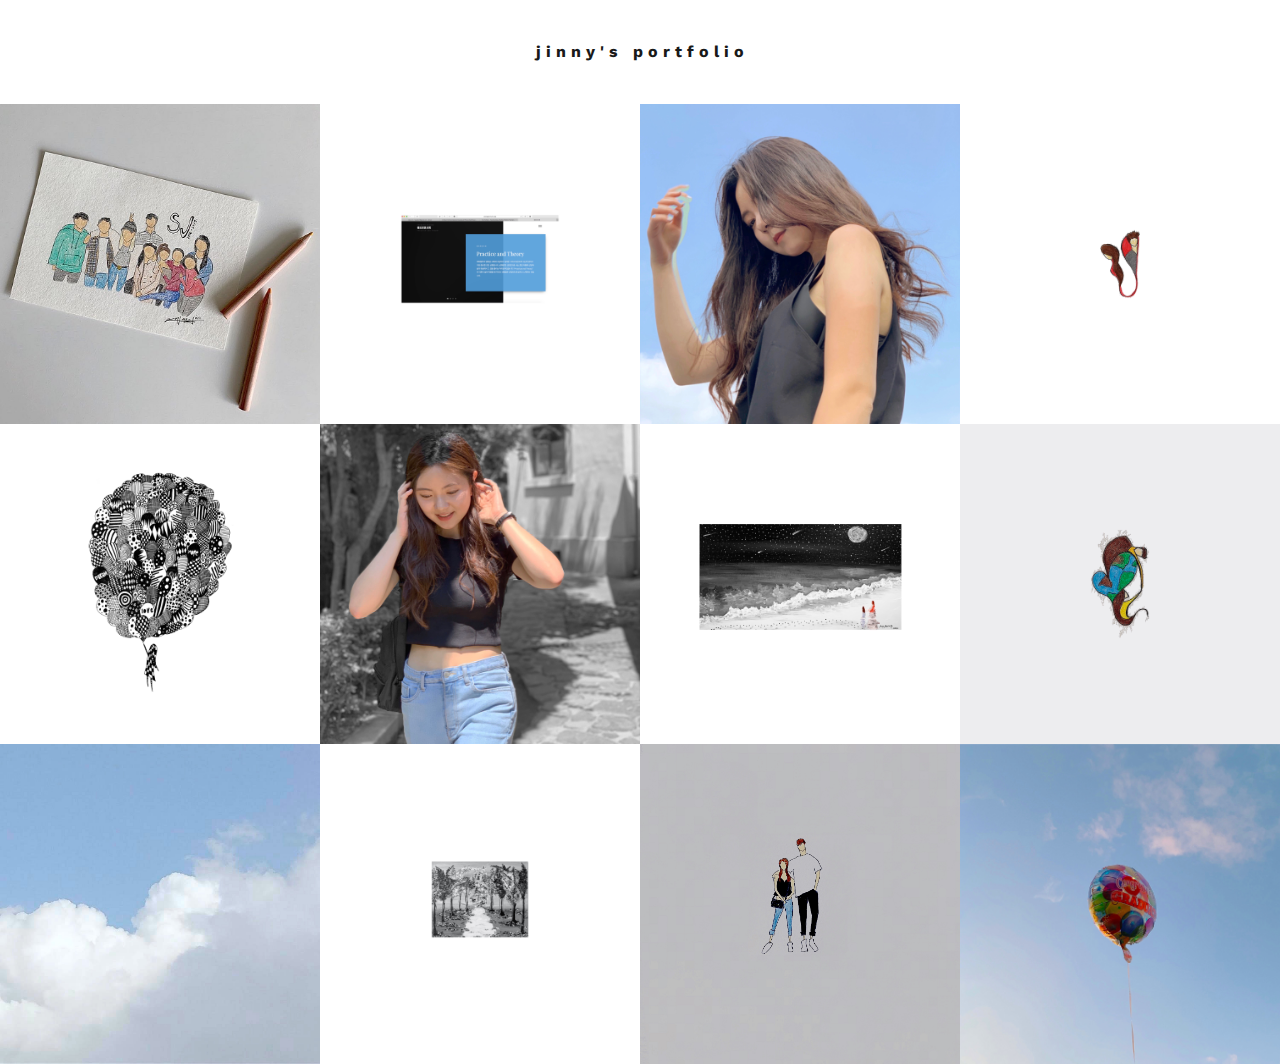
<file: index.html>
<!DOCTYPE html>
<html lang="en">
<head>
    <title>jinny's portfolio</title>

    <!-- Required meta tags -->
    <meta charset="utf-8">
    <meta name="viewport" content="width=device-width, initial-scale=1, shrink-to-fit=no">

    <!-- Bootstrap CSS -->
    <link rel="stylesheet" href="css/bootstrap.min.css">

    <!-- FontAwesome CSS -->
    <link rel="stylesheet" href="css/font-awesome.min.css">

    <!-- Styles -->
    <link rel="stylesheet" href="style.css">
</head>
<body>

<div class="nav-bar-sep d-lg-none"></div>

<div class="outer-container home-page">
    <br><p><center><b>j i n n y ' s &nbsp; p o r t f o l i o</b></center></p><br>
    <div class="container-fluid">
        <div class="row">
            <div class="col-12 col-md-6 col-lg-3 no-padding">
                <div class="portfolio-content">
                    <figure>
                        <img src="images/soonmovement.JPG" alt="">
                    </figure>

                    <div class="entry-content flex flex-column align-items-center justify-content-center">
                        <h3><a href="blog.html"><font size="4">social media coordinator</font></a></h3>
                        <ul class="flex flex-wrap justify-content-center">
                            <li><a href="blog.html">click to read more!</a></li>
                        </ul>
                    </div><!-- .entry-content -->
                </div><!-- .portfolio-content -->
            </div><!-- .col -->

            <div class="col-12 col-md-6 col-lg-3 no-padding">
                <div class="portfolio-content">
                    <figure>
                        <img src="images/website.JPG" alt="">
                    </figure>

                    <div class="entry-content flex flex-column align-items-center justify-content-center">
                        <h3><a href="blog.html"><font size="4">web manager</font></a></h3>
                        <ul class="flex flex-wrap justify-content-center">
                            <li><a href="blog.html">click to read more!</a></li>
                        </ul>
                    </div><!-- .entry-content -->
                </div><!-- .portfolio-content -->
            </div><!-- .col -->

            <div class="col-12 col-md-6 col-lg-3 no-padding">
                <div class="portfolio-content">
                    <figure>
                        <img src="images/croppedportrait.JPG" alt="">
                    </figure>

                    <div class="entry-content flex flex-column align-items-center justify-content-center">
                        <h3><a href="blog.html"><font size="4">photography</font></a></h3>
                        <ul class="flex flex-wrap justify-content-center">
                            <li><a href="blog.html">click to read more!</a></li>
                        </ul>
                    </div><!-- .entry-content -->
                </div><!-- .portfolio-content -->
            </div><!-- .col -->

            <div class="col-12 col-md-6 col-lg-3 no-padding">
                <div class="portfolio-content">
                    <figure>
                        <img src="images/halfheart.JPG" alt="">
                    </figure>

                    <div class="entry-content flex flex-column align-items-center justify-content-center">
                        <h3><a href="blog.html"><font size="4">design</font></a></h3>
                        <ul class="flex flex-wrap justify-content-center">
                            <li><a href="blog.html">click to read more!</a></li>
                        </ul>
                    </div><!-- .entry-content -->
                </div><!-- .portfolio-content -->
            </div><!-- .col -->

            <div class="col-12 col-md-6 col-lg-3 no-padding">
                <div class="portfolio-content">
                    <figure>
                        <img src="images/balloon.JPG" alt="">
                    </figure>

                   <div class="entry-content flex flex-column align-items-center justify-content-center">
                        <h3><a href="blog.html"><font size="4">design</font></a></h3>
                        <ul class="flex flex-wrap justify-content-center">
                            <li><a href="blog.html">click to read more!</a></li>
                        </ul>
                    </div><!-- .entry-content -->
                </div><!-- .portfolio-content -->
            </div><!-- .col -->

            <div class="col-12 col-md-6 col-lg-3 no-padding">
                <div class="portfolio-content">
                    <figure>
                        <img src="images/croppedgunsan.JPG" alt="">
                    </figure>

                   <div class="entry-content flex flex-column align-items-center justify-content-center">
                        <h3><a href="blog.html"><font size="4">photography</font></a></h3>
                        <ul class="flex flex-wrap justify-content-center">
                            <li><a href="blog.html">click to read more!</a></li>
                        </ul>
                    </div><!-- .entry-content -->
                </div><!-- .portfolio-content -->
            </div><!-- .col -->

            <div class="col-12 col-md-6 col-lg-3 no-padding">
                <div class="portfolio-content">
                    <figure>
                        <img src="images/jesus.JPG" alt="">
                    </figure>

                    <div class="entry-content flex flex-column align-items-center justify-content-center">
                        <h3><a href="blog.html"><font size="4">painting</font></a></h3>
                        <ul class="flex flex-wrap justify-content-center">
                            <li><a href="blog.html">click to read more!</a></li>
                        </ul>
                    </div><!-- .entry-content -->
                </div><!-- .portfolio-content -->
            </div><!-- .col -->

            <div class="col-12 col-md-6 col-lg-3 no-padding">
                <div class="portfolio-content">
                    <figure>
                        <img src="images/world.JPG" alt="">
                    </figure>

                   <div class="entry-content flex flex-column align-items-center justify-content-center">
                        <h3><a href="blog.html"><font size="4">design</font></a></h3>
                        <ul class="flex flex-wrap justify-content-center">
                            <li><a href="blog.html">click to read more!</a></li>
                        </ul>
                    </div><!-- .entry-content -->
                </div><!-- .portfolio-content -->
            </div><!-- .col -->

            <div class="col-12 col-md-6 col-lg-3 no-padding">
                <div class="portfolio-content">
                    <figure>
                        <img src="images/clouds.JPG" alt="">
                    </figure>

                    <div class="entry-content flex flex-column align-items-center justify-content-center">
                        <h3><a href="blog.html"><font size="4">photography</font></a></h3>
                        <ul class="flex flex-wrap justify-content-center">
                            <li><a href="blog.html">click to read more!</a></li>
                        </ul>
                    </div><!-- .entry-content -->
                </div><!-- .portfolio-content -->
            </div><!-- .col -->

            <div class="col-12 col-md-6 col-lg-3 no-padding">
                <div class="portfolio-content">
                    <figure>
                        <img src="images/painting.JPG" alt="">
                    </figure>

                   <div class="entry-content flex flex-column align-items-center justify-content-center">
                        <h3><a href="blog.html"><font size="4">painting</font></a></h3>
                        <ul class="flex flex-wrap justify-content-center">
                            <li><a href="blog.html">click to read more!</a></li>
                        </ul>
                    </div><!-- .entry-content -->
                </div><!-- .portfolio-content -->
            </div><!-- .col -->

            <div class="col-12 col-md-6 col-lg-3 no-padding">
                <div class="portfolio-content">
                    <figure>
                        <img src="images/couple.JPG" alt="">
                    </figure>

                    <div class="entry-content flex flex-column align-items-center justify-content-center">
                        <h3><a href="blog.html"><font size="4">design</font></a></h3>
                        <ul class="flex flex-wrap justify-content-center">
                            <li><a href="blog.html">click to read more!</a></li>
                        </ul>
                    </div><!-- .entry-content -->
                </div><!-- .portfolio-content -->
            </div><!-- .col -->

            <div class="col-12 col-md-6 col-lg-3 no-padding">
                <div class="portfolio-content">
                    <figure>
                        <img src="images/grad.JPG" alt="">
                    </figure>

                    <div class="entry-content flex flex-column align-items-center justify-content-center">
                        <h3><a href="blog.html"><font size="4">photography</font></a></h3>
                        <ul class="flex flex-wrap justify-content-center">
                            <li><a href="blog.html">click to read more!</a></li>
                        </ul>
                    </div><!-- .entry-content -->
                </div><!-- .portfolio-content -->
            </div><!-- .col -->
        </div><!-- .row -->
    </div><!-- .container-fluid -->
</div><!-- .outer-container -->


<script type='text/javascript' src='js/jquery.js'></script>
<script type='text/javascript' src='js/custom.js'></script>

</body>
</html>
</file>
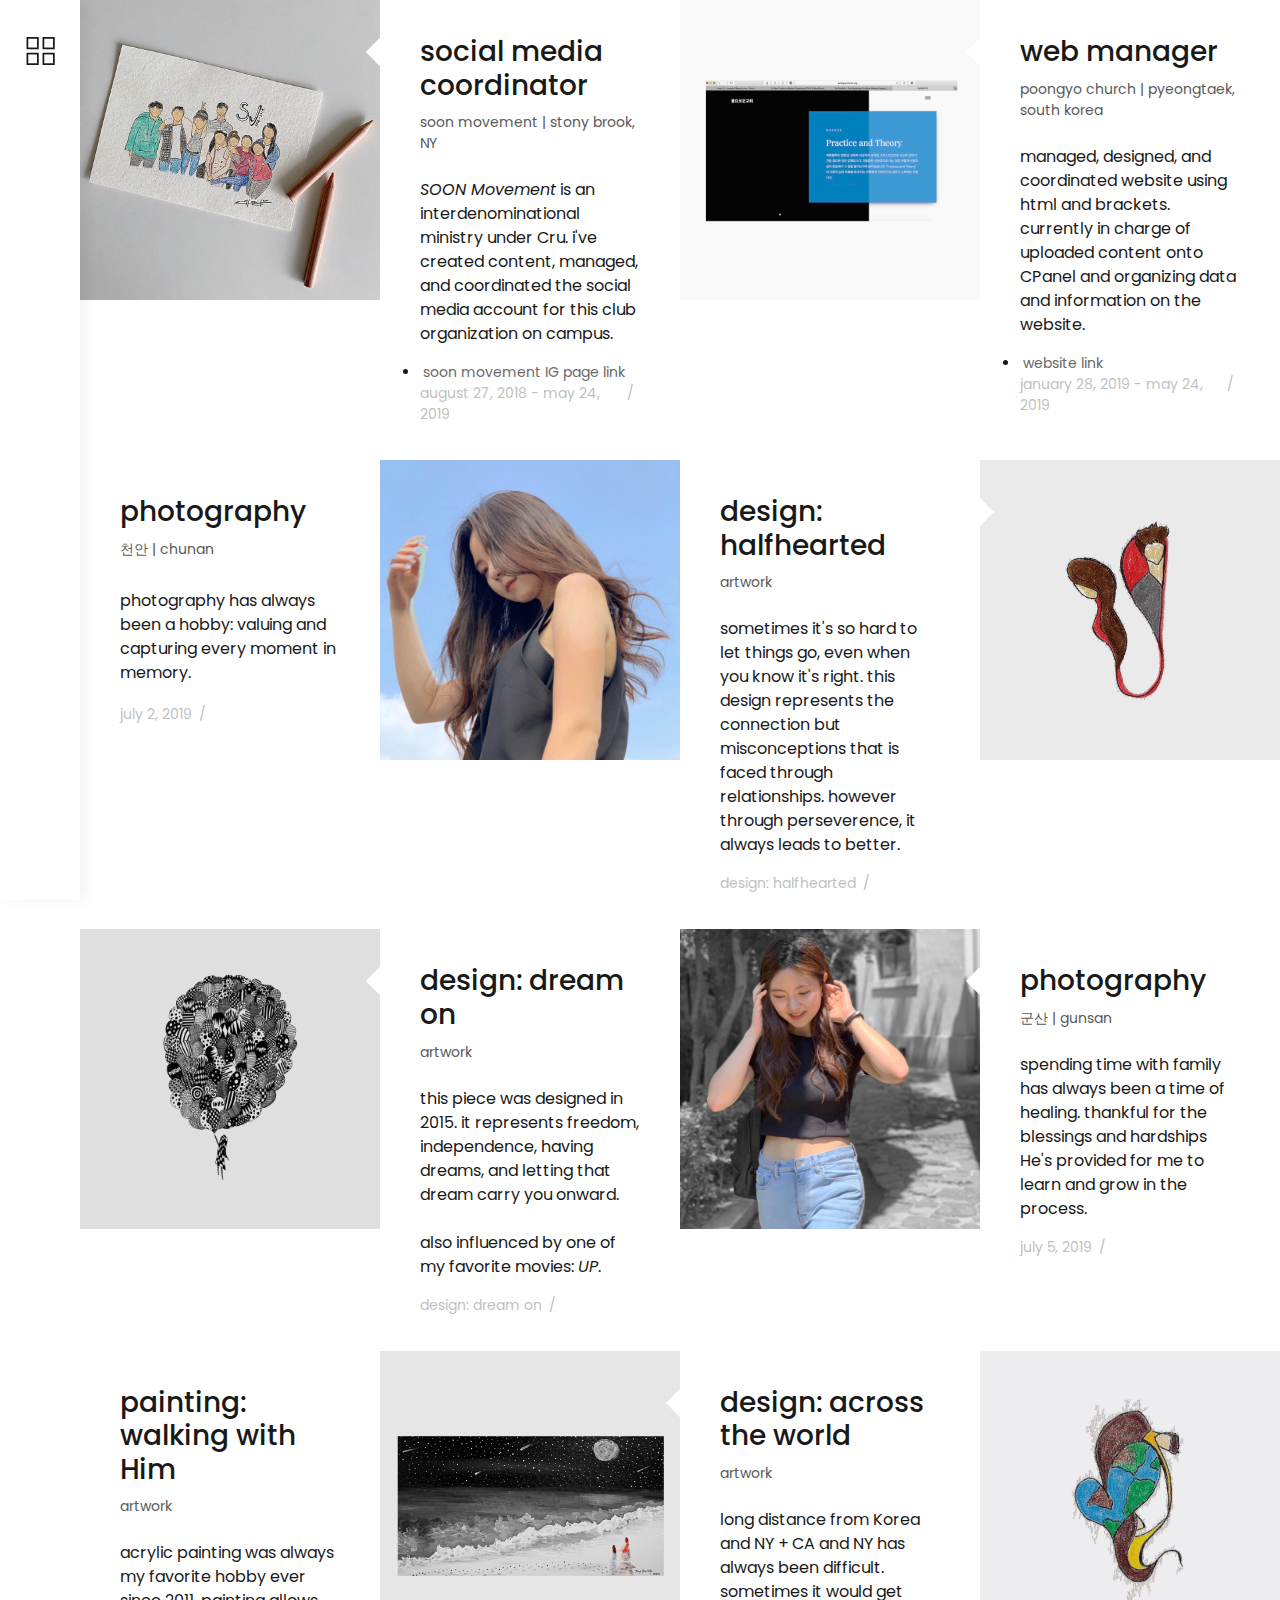
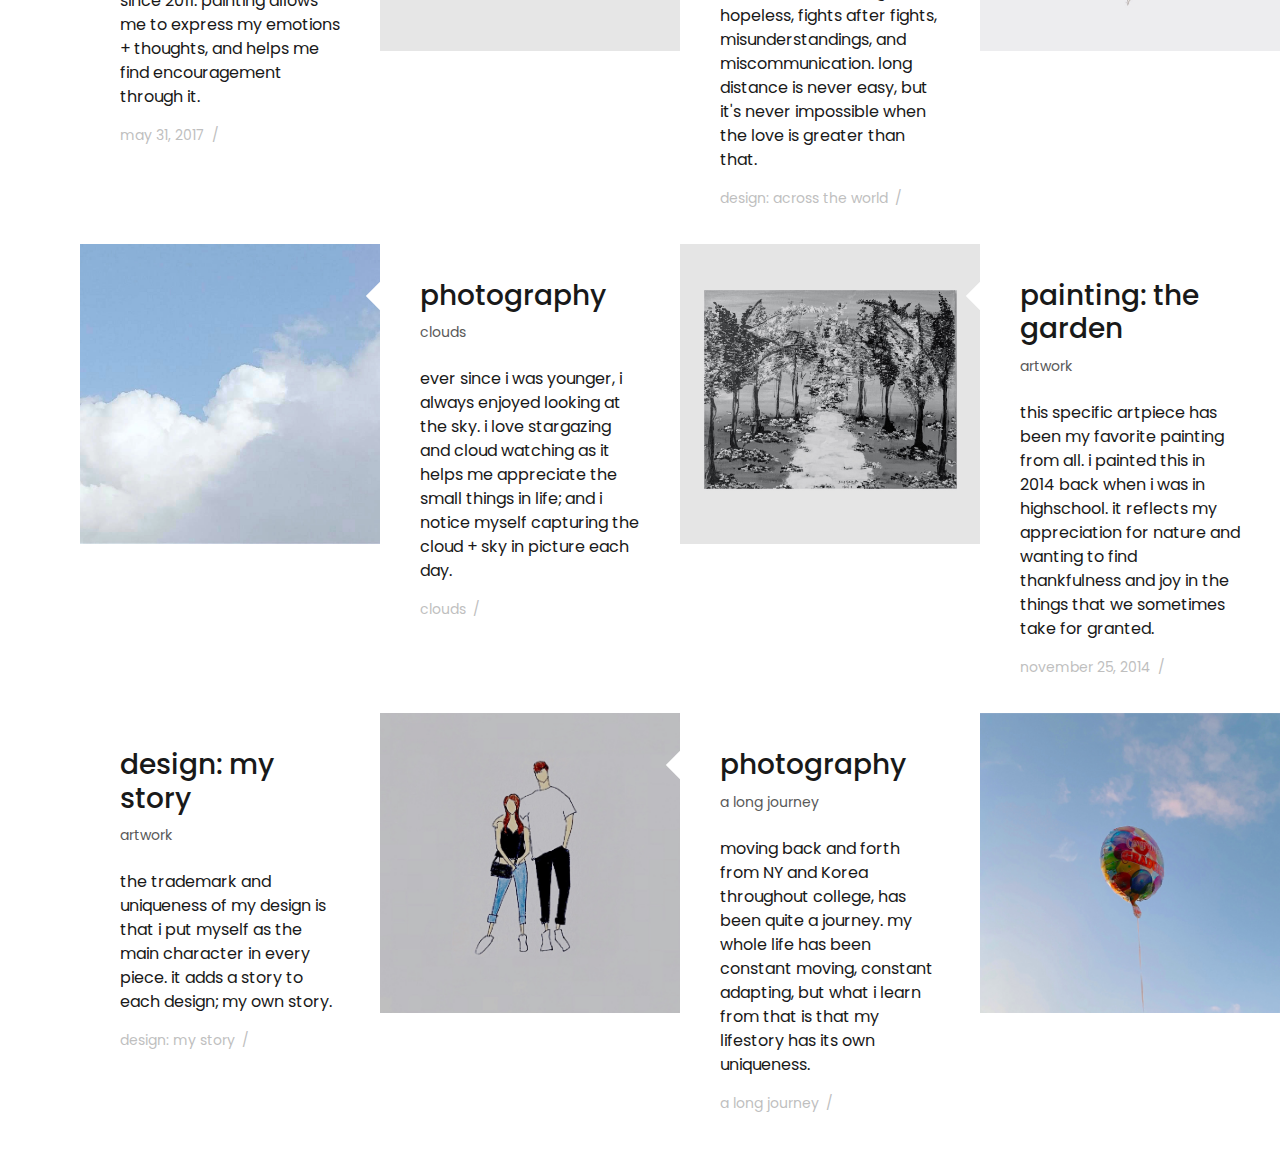
<file: blog.html>
<!DOCTYPE html>
<html lang="en">
<head>
    <title>jinny's portfolio</title>

    <!-- Required meta tags -->
    <meta charset="utf-8">
    <meta name="viewport" content="width=device-width, initial-scale=1, shrink-to-fit=no">

    <!-- Bootstrap CSS -->
    <link rel="stylesheet" href="css/bootstrap.min.css">

    <!-- FontAwesome CSS -->
    <link rel="stylesheet" href="css/font-awesome.min.css">

    <!-- Styles -->
    <link rel="stylesheet" href="style.css">
</head>
<body>
    
    <header class="site-header">
    <div class="site-branding">
        <h1 class="site-title"><a href="index.html" rel="home"><img src="images/portfolio-icon.png" alt="Logo"></a></h1>
    </div><!-- .site-branding -->

    <div class="hamburger-menu">
    </div><!-- .hamburger-menu -->
</header><!-- .site-header -->

<div class="nav-bar-sep d-lg-none"></div>

<div class="outer-container blog-page">
    <div class="container-fluid">
        <div class="row">
            <div class="col-12 col-xl-6 no-padding">
                <div class="blog-content flex">
                    <figure>
                    <img src="images/soonmovement.JPG" alt=""></figure>

                    <div class="entry-content flex flex-column justify-content-between align-items-start">
                        <header>
                            <h3>social media coordinator</h3>
                            <div class="posted-by">soon movement | stony brook, NY</div>
                        </header>
                        <br>
                        <p><i>SOON Movement</i> is an interdenominational ministry under Cru. i've created content, managed, and coordinated the social media account for this club organization on campus.</p>
                        <footer class="flex flex-wrap align-items-center">
                            <li><a href="https://www.instagram.com/sbu_soonmvt/">soon movement IG page link</a></li>
                            <div class="posted-on">august 27, 2018 - may 24, 2019</div>

                            <ul class="flex flex-wrap align-items-center">
                            </ul>
                        </footer>
                    </div><!-- .entry-content -->
                </div><!-- .blog-content -->
            </div><!-- .col -->

            <div class="col-12 col-xl-6 no-padding">
                <div class="blog-content flex">
                    <figure>
                    <img src="images/website1.JPG" alt="">
                    </figure>

                    <div class="entry-content flex flex-column justify-content-between align-items-start">
                        <header>
                            <h3>web manager</h3>

                            <div class="posted-by">poongyo church | pyeongtaek, south korea</div>
                        </header>
                        <br>
                        <p>managed, designed, and coordinated website using html and brackets. currently in charge of uploaded content onto CPanel and organizing data and information on the website.</p>
                        <footer class="flex flex-wrap align-items-center">
                            <li><a href="http://poongyochurch.org">website link</a></li>
                            <div class="posted-on">january 28, 2019 - may 24, 2019</div>

                            <ul class="flex flex-wrap align-items-center">
                            </ul>
                        </footer>
                    </div><!-- .entry-content -->
                </div><!-- .blog-content -->
            </div><!-- .col -->

            <div class="col-12 col-xl-6 no-padding">
                <div class="blog-content flex flex-xl-row-reverse">
                    <figure>
                        <img src="images/croppedportrait.JPG" alt="">
                    </figure>

                    <div class="entry-content flex flex-column justify-content-between align-items-start">
                        <header>
                            <h3>photography</h3>

                            <div class="posted-by">천안 | chunan</div>
                        </header>
                        <br>
                        <p>photography has always been a hobby: valuing and capturing every moment in memory.</p>
                        <footer class="flex flex-wrap align-items-center">
                            <div class="posted-on">july 2, 2019</div>

                            <ul class="flex flex-wrap align-items-center">
                               
                            </ul>
                        </footer>
                    </div><!-- .entry-content -->
                </div><!-- .blog-content -->
            </div><!-- .col -->

            <div class="col-12 col-xl-6 no-padding">
                <div class="blog-content flex flex-row-reverse">
                    <figure>
                        <img src="images/halfheart1.JPG" alt="">
                    </figure>

                    <div class="entry-content flex flex-column justify-content-between align-items-start">
                        <header>
                            <h3>design: halfhearted</h3>

                            <div class="posted-by">artwork</div>
                        </header>
                        <br>
                        <p>sometimes it's so hard to let things go, even when you know it's right. this design represents the connection but misconceptions that is faced through relationships. however through perseverence, it always leads to better.</p>
                        <footer class="flex flex-wrap align-items-center">
                            <div class="posted-on">design: halfhearted</div>

                            <ul class="flex flex-wrap align-items-center">
                            </ul>
                        </footer>
                    </div><!-- .entry-content -->
                </div><!-- .blog-content -->
            </div><!-- .col -->

            <div class="col-12 col-xl-6 no-padding">
                <div class="blog-content flex">
                    <figure>
                        <img src="images/balloon1.JPG" alt="">
                    </figure>

                    <div class="entry-content flex flex-column justify-content-between align-items-start">
                        <header>
                            <h3>design: dream on</h3>

                            <div class="posted-by">artwork</div>
                        </header>
                        <br>
                        <p>this piece was designed in 2015. it represents freedom, independence, having dreams, and letting that dream carry you onward.<br><br> also influenced by one of my favorite movies: <i>UP</i>.</p>
                        <footer class="flex flex-wrap align-items-center">
                            <div class="posted-on">design: dream on</div>

                            <ul class="flex flex-wrap align-items-center">
                            </ul>
                        </footer>
                    </div><!-- .entry-content -->
                </div><!-- .blog-content -->
            </div><!-- .col -->

            <div class="col-12 col-xl-6 no-padding">
                <div class="blog-content flex">
                    <figure>
                        <img src="images/croppedgunsan.JPG" alt="">
                    </figure>

                    <div class="entry-content flex flex-column justify-content-between align-items-start">
                        <header>
                            <h3>photography</h3>

                            <div class="posted-by">군산 | gunsan</div>
                        </header>
                        <br>
                        <p>spending time with family has always been a time of healing. thankful for the blessings and hardships He's provided for me to learn and grow in the process.</p>
                        <footer class="flex flex-wrap align-items-center">
                            <div class="posted-on">july 5, 2019</div>

                            <ul class="flex flex-wrap align-items-center">
                            </ul>
                        </footer>
                    </div><!-- .entry-content -->
                </div><!-- .blog-content -->
            </div><!-- .col -->
            
            <div class="col-12 col-xl-6 no-padding">
                <div class="blog-content flex flex-xl-row-reverse">
                    <figure>
                        <img src="images/jesus1.JPG" alt="">
                    </figure>

                    <div class="entry-content flex flex-column justify-content-between align-items-start">
                        <header>
                            <h3>painting: walking with Him</h3>

                            <div class="posted-by">artwork</div>
                        </header>
                        <br>
                        <p>acrylic painting was always my favorite hobby ever since 2011. painting allows me to express my emotions + thoughts, and helps me find encouragement through it.</p>
                        <footer class="flex flex-wrap align-items-center">
                            <div class="posted-on">may 31, 2017</div>

                            <ul class="flex flex-wrap align-items-center">
                            </ul>
                        </footer>
                    </div><!-- .entry-content -->
                </div><!-- .blog-content -->
            </div><!-- .col -->
            
            <div class="col-12 col-xl-6 no-padding">
                <div class="blog-content flex flex-xl-row-reverse">
                    <figure>
                        <img src="images/world1.JPG" alt="">
                    </figure>

                    <div class="entry-content flex flex-column justify-content-between align-items-start">
                        <header>
                            <h3>design: across the world</h3>

                            <div class="posted-by">artwork</div>
                        </header>
                        <br>
                        <p>long distance from Korea and NY + CA and NY has always been difficult. sometimes it would get hopeless, fights after fights, misunderstandings, and miscommunication. long distance is never easy, but it's never impossible when the love is greater than that.</p>
                        <footer class="flex flex-wrap align-items-center">
                            <div class="posted-on">design: across the world</div>

                            <ul class="flex flex-wrap align-items-center">
                            </ul>
                        </footer>
                    </div><!-- .entry-content -->
                </div><!-- .blog-content -->
            </div><!-- .col -->
            
            <div class="col-12 col-xl-6 no-padding">
                <div class="blog-content flex">
                    <figure>
                        <img src="images/clouds.JPG" alt="">
                    </figure>

                    <div class="entry-content flex flex-column justify-content-between align-items-start">
                        <header>
                            <h3>photography</h3>

                            <div class="posted-by">clouds</div>
                        </header>
                        <br>
                        <p>ever since i was younger, i always enjoyed looking at the sky. i love stargazing and cloud watching as it helps me appreciate the small things in life; and i notice myself capturing the cloud + sky in picture each day. </p>

                        <footer class="flex flex-wrap align-items-center">
                            <div class="posted-on">clouds</div>

                            <ul class="flex flex-wrap align-items-center">
                            </ul>
                        </footer>
                    </div><!-- .entry-content -->
                </div><!-- .blog-content -->
            </div><!-- .col -->
            
            <div class="col-12 col-xl-6 no-padding">
                <div class="blog-content flex">
                    <figure>
                        <img src="images/painting1.JPG" alt="">
                    </figure>

                    <div class="entry-content flex flex-column justify-content-between align-items-start">
                        <header>
                            <h3>painting: the garden</h3>

                            <div class="posted-by">artwork</div>
                        </header>
                        <br>
                        <p>this specific artpiece has been my favorite painting from all. i painted this in 2014 back when i was in highschool. it reflects my appreciation for nature and wanting to find thankfulness and joy in the things that we sometimes take for granted. </p>

                        <footer class="flex flex-wrap align-items-center">
                            <div class="posted-on">november 25, 2014</div>

                            <ul class="flex flex-wrap align-items-center">
                            </ul>
                        </footer>
                    </div><!-- .entry-content -->
                </div><!-- .blog-content -->
            </div><!-- .col -->
            
            <div class="col-12 col-xl-6 no-padding">
                <div class="blog-content flex flex-xl-row-reverse">
                    <figure>
                        <img src="images/couple1.JPG" alt="">
                    </figure>

                    <div class="entry-content flex flex-column justify-content-between align-items-start">
                        <header>
                            <h3>design: my story</h3>

                            <div class="posted-by">artwork</div>
                        </header>
                        <br>
                        <p>the trademark and uniqueness of my design is that i put myself as the main character in every piece. it adds a story to each design; my own story.</p>

                        <footer class="flex flex-wrap align-items-center">
                            <div class="posted-on">design: my story</div>

                            <ul class="flex flex-wrap align-items-center">
                            </ul>
                        </footer>
                    </div><!-- .entry-content -->
                </div><!-- .blog-content -->
            </div><!-- .col -->
            
            <div class="col-12 col-xl-6 no-padding">
                <div class="blog-content flex flex-xl-row-reverse">
                    <figure>
                        <img src="images/grad.JPG" alt="">
                    </figure>

                    <div class="entry-content flex flex-column justify-content-between align-items-start">
                        <header>
                            <h3>photography</h3>

                            <div class="posted-by">a long journey</div>
                        </header>
                        <br>
                        <p>moving back and forth from NY and Korea throughout college, has been quite a journey. my whole life has been constant moving, constant adapting, but what i learn from that is that my lifestory has its own uniqueness. </p>

                        <footer class="flex flex-wrap align-items-center">
                            <div class="posted-on">a long journey</div>

                            <ul class="flex flex-wrap align-items-center">
                            </ul>
                        </footer>
                    </div><!-- .entry-content -->
                </div><!-- .blog-content -->
            </div><!-- .col -->
        </div><!-- .row -->
    </div><!-- .container-fluid -->
</div><!-- .outer-container -->

<script type='text/javascript' src='js/jquery.js'></script>
<script type='text/javascript' src='js/custom.js'></script>

</body>
</html>
</file>
<file: style.css>
@import url('https://fonts.googleapis.com/css?family=Poppins:300,400,500,600,700|Work+Sans:300,400,500,600,700');

body {
    color: #191919;
    font-family: 'Work Sans', sans-serif;
}

img {
    vertical-align: baseline;
}

/*--------------------------------------------------------------
# Links
--------------------------------------------------------------*/
a {
    color: royalblue;
}

a:visited {
    color: purple;
}

a:hover, a:focus, a:active {
    color: midnightblue;
}

a:focus {
    outline: thin dotted;
}

a:hover, a:active {
    outline: 0;
    list-style: none;
}

/*--------------------------------------------------------------
# Helper Utilities
--------------------------------------------------------------*/
.flex {
    display: flex;
}

/*--------------------------------------------------------------
# Outer Container
--------------------------------------------------------------*/
@media screen and (min-width: 992px) {
    .outer-container {
        padding-left: 80px;
    }
}

@media screen and (min-width: 768px) {
    .no-padding {
        padding: 0;
    }
}

/*--------------------------------------------------------------
# Header
--------------------------------------------------------------*/
/*
# Site Branding
--------------------------------*/
.site-branding {
    transition: all .5s;
}

.site-title {
    margin: 0;
    text-align: center;
}

.site-navigation .site-title a {
    display: block;
}

/*
  Hamburger Menu
----------------------------------------*/
.hamburger-menu .menu-icon,
.hamburger-menu .menu-close-icon {
    width: 44px;
    height: 44px;
    text-align: center;
    cursor: pointer;
    transition: all 0.5s;
}

.hamburger-menu.close .menu-icon {
    visibility: hidden;
    opacity: 0;
}

.menu-close-icon {
    visibility: hidden;
    opacity: 0;
}

.hamburger-menu.close .menu-close-icon {
    visibility: visible;
    opacity: 1;
}

.hamburger-menu img {
    display: block;
    margin: 0 auto;
}

/*
# Site Navigation
--------------------------------*/
.site-navigation {
    transition: all .5s;
}

/*
# Main Menu
--------------------------------*/
.main-menu {
    padding: 15px 30px;
    margin: 0;
}

.main-menu li {
    display: block;
    padding: 12px 0;
    font-size: 30px;
    font-weight: 500;
    border-bottom: 1px solid #ebebeb;
}

.main-menu li:nth-last-of-type(1) {
    border-bottom: 0;
}

.main-menu li a {
    display: block;
    color: #a6a6a6;
    text-decoration: none;
    transition: all 0.35s;
}

.main-menu li a:hover,
.main-menu li.current-menu-item a {
    color: #f0437e;
}

/*
# Social Profiles
--------------------------------*/
.social-profiles ul {
    padding: 10px 0 34px 0;
    margin: 0;
}

.social-profiles ul li {
    display: block;
    padding: 0 18px;
    font-size: 1.5rem;
}

.social-profiles ul li a {
    color: #191919;
    transition: all 0.35s;
}

.social-profiles ul li a:hover {
    color: #f0437e;
}

.nav-bar-sep {
    height: 78px;
}

@media screen and (max-width: 992px) {
    .site-header {
        position: fixed;
        top: 0;
        left: 0;
        z-index: 999;
        width: 100%;
        padding: 15px 30px;
        background: #fff;
        box-shadow: 0 12px 24px rgba(0,0,0,.09);
    }

    .site-header,
    .hamburger-menu {
        display: flex;
        justify-content: space-between;
        align-items: center;
    }

    .hamburger-menu {
        flex-flow: column;
    }

    .hamburger-menu .menu-icon, .hamburger-menu .menu-close-icon {
        position: absolute;
        top: 26px;
        right: 24px;
    }

    .main-menu li {
        position: relative;
    }

    .main-menu li::after {
        content: '';
        position: absolute;
        top: 11px;
        right: 0;
        font-family: 'FontAwesome', serif;
    }

    .main-menu li:hover::after,
    .main-menu li.current-menu-item::after {
        color: #f0437e;
    }

    .site-navigation {
        position: absolute;
        top: 78px;
        left: 0;
        z-index: 99;
        width: 100%;
        height: 500px;
        background: #fff;
        box-shadow: 0 12px 24px rgba(0,0,0,.09);
        visibility: hidden;
        opacity: 0;
        transition: all 0.35s;
    }

    .site-navigation.show {
        visibility: visible;
        opacity: 1;
    }

    .social-profiles ul {
        padding: 80px 15px 30px;
        margin: 0;
    }
}

@media screen and (min-width: 992px) {
    .site-header,
    .site-navigation {
        position: fixed;
        top: 0;
        left: 0;
        z-index: 999;
        width: 80px;
        height: 100vh;
        padding: 0 15px;
        box-shadow: 6px 0 12px rgba(0,0,0,.05);
    }

    .site-navigation {
        background: #f7f7f7;
    }

    .site-navigation.show {
        left: 80px;
    }

    .site-header {
        background: #fff;
    }

    .site-header.no-shadow {
        box-shadow: none;
    }

    .site-header .site-branding.hide {
        visibility: hidden;
        opacity: 0;
    }

    .site-title {
        padding: 28px 0 10px 0;
    }

    .hamburger-menu .menu-icon,
    .hamburger-menu .menu-close-icon {
        position: absolute;
        top: calc(50vh - 22px);
        left: 15px;
        width: calc(100% - 30px);
        padding: 10px 0;
    }

    .site-navigation {
        left: -250px;
        z-index: 99;
        width: 250px;
        padding: 0;
        box-shadow: 16px 0 42px rgba(0,0,0,.09);
    }

    .main-menu {
        height: calc(100vh - 160px);
        padding: 0;
    }

    .main-menu li {
        border-bottom: 0;
        text-align: center;
    }

    .social-profiles ul li {
        font-size: 1.125rem;
    }
}

/*--------------------------------------------------------------
# Scroll Down
--------------------------------------------------------------*/
.scroll-down {
    position: absolute;
    bottom: 0;
    left: 50%;
    z-index: 99;
    width: 120px;
    height: 100px;
    margin-left: -20px;
    cursor: pointer;
}

.arrow-down {
    width: 32px;
    height: 32px;
    margin: 0 auto;
    border-radius: 50%;
    background: #fff;
}

.scroll-text {
    margin-top: 5px;
    margin-bottom: 15px;
    font-size: 14px;
    font-weight: 600;
}

/*--------------------------------------------------------------
# Portfolio
--------------------------------------------------------------*/
.portfolio-page .scroll-down {
    margin-left: -60px;
}

.portfolio-content {
    position: relative;
    margin-bottom: 30px;
}

.home-page {
    padding-top: 0px;
}

.home-page .portfolio-content {
    margin-bottom: 15px;
}

.portfolio-content figure {
    margin: 0;
}

.portfolio-content figure img {
    display: block;
    width: 100%;
    height: auto;
    min-height: 100%;
}

.portfolio-content .entry-content {
    position: absolute;
    top: 0;
    left: 0;
    width: 100%;
    height: 100%;
    background: rgba(255,255,255,.9);
    font-family: 'Poppins', sans-serif;
    text-align: center;
    visibility: hidden;
    opacity: 0;
    transition: all 0.35s;
}

.portfolio-content:hover .entry-content {
    visibility: visible;
    opacity: 1;
}

.portfolio-content h3 {
    margin-bottom: 0;
    font-family: 'Poppins', sans-serif;
    font-size: 1.5rem;
    font-weight: 500;
}

.home-page .portfolio-content h3 {
    font-size: 2.25rem;
}

.portfolio-content h3 a {
    color: #191919;
    text-decoration: none;
}

.portfolio-content ul {
    padding: 0;
    margin: 10px 0 0;
    list-style: none;
}

.portfolio-content li {
    margin: 0 3px;
}

.portfolio-content li a {
    font-size: 0.875rem;
    color: #a6a6a6;
}

@media screen and (min-width: 768px) {
    .home-page {
        padding: 0;
    }

    .home-page .portfolio-content {
        margin-bottom: 0;
    }
}

/*--------------------------------------------------------------
# Breadcrumbs
--------------------------------------------------------------*/
.breadcrumbs {
    padding: 48px 0;
    margin: 0;
    color: #a6a6a6;
    list-style: none;
    font-family: 'Poppins', sans-serif;
}

.breadcrumbs li {
    position: relative;
    color: #a6a6a6;
    padding: 0 12px;
}

.breadcrumbs li:nth-of-type(1) {
    padding-left: 0;
}

.breadcrumbs li::after {
    content: '/';
    position: absolute;
    top: 0;
    right: -6px;
    width: 10px;
}


.breadcrumbs li:nth-last-of-type(1)::after {
    display: none;
}

.breadcrumbs li a {
    color: #191919;
    text-decoration: none;
}

/*--------------------------------------------------------------
# Single Portfolio
--------------------------------------------------------------*/
.single-portfolio {
    padding-top: 15px;
    padding-bottom: 70px;
}

.single-portfolio figure img {
    max-width: 100%;
}

.single-portfolio .content-area h1 {
    margin-top: 20px;
    font-size: 2.25rem;
    font-family: 'Poppins', sans-serif;
}

.single-portfolio .content-area .entry-content {
    margin-top: 20px;
    font-family: 'Poppins', sans-serif;
    line-height: 1.6;
    color: #595959;
}

/*
# Post Share
--------------------------------*/
.single-portfolio .post-share {
    margin-top: 32px;
}

.single-portfolio .post-share label {
    margin-right: 32px;
    text-transform: capitalize;
    font-family: 'Poppins', sans-serif;
}

.single-portfolio .post-share ul {
    padding: 0;
    margin: 0;
    list-style: none;
}

.single-portfolio .post-share ul li {
    width: 48px;
    height: 48px;
    margin-right: 10px;
    margin-bottom: 10px;
    border-radius: 50%;
    font-size: 18px;
    line-height: 1;
    color: #fff;
}

.single-portfolio .post-share ul li a {
    display: flex;
    justify-content: center;
    align-items: center;
    width: 100%;
    height: 100%;
    color: #fff;
    text-decoration: none;
}

.single-portfolio .post-share ul li.fb {
    background: #4b6cd0;
}

.single-portfolio .post-share ul li.gp {
    background: #f03b3b;
}

.single-portfolio .post-share ul li.in {
    background: #bb8950;
}

.single-portfolio .post-share ul li.tw {
    background: #49a7f3;
}

/*
# Post Sidebar
--------------------------------*/
.single-portfolio .entry-meta {
    margin-top: 24px;
    font-family: 'Poppins', sans-serif;
}

.single-portfolio .entry-meta label {
    display: block;
    line-height: 1.3;
    text-transform: uppercase;
}

.single-portfolio .date-format,
.single-portfolio .post-category,
.single-portfolio .posted-tags {
    display: block;
    margin-bottom: 26px;
}

.single-portfolio .posted-tags span,
.single-portfolio .entry-meta a {
    color: #bfbfbf;
}

/*
# Post Nav
--------------------------------*/
.post-nav {
    margin: 36px 0 0;
}

.post-nav ul {
    padding: 0;
    margin: 0;
    list-style: none;
}

@media screen and (min-width: 576px) {
    .single-portfolio {
        padding-top: 45px;
    }
}

@media screen and (min-width: 992px) {
    .single-portfolio {
        padding-top: 90px;
    }
}

@media screen and (min-width: 1200px) {
    .single-portfolio {
        padding-top: 115px;
    }
}

/*--------------------------------------------------------------
# Blog
--------------------------------------------------------------*/
.blog-page {
    font-family: 'Poppins', sans-serif;
}

.blog-page .blog-content figure,
.blog-page .blog-content .entry-content {
    width: 50%;
}

.blog-page .blog-content figure {
    margin: 0;
    overflow: hidden;
}

.blog-page .blog-content figure img {
    display: block;
    width: 100%;
    height: auto;
}

.blog-page .blog-content .entry-content {
    padding: 25px;
}

.blog-page .blog-content {
    transition: all .35s;
}

.blog-page .blog-content:hover {
    background: #696969;
}

.blog-page .blog-content header {
    width: 100%;
}

.blog-page .blog-content .entry-content h3 {
    position: relative;
}

.blog-page .blog-content .entry-content h3::before {
    content: '';
    position: absolute;
    top: 7px;
    left: -35px ;
    z-index: 99;
    width: 20px;
    height: 20px;
    transform: rotate(45deg);
    background: #fff;
}

.blog-page .blog-content .entry-content h3 a {
    color: #191919;
    font-size: 1.125rem;
    font-weight: 500;
}

.blog-page .blog-content .posted-by {
    margin-top: 10px;
    color: #595959;
    font-size: 0.875rem;
}

.blog-page .blog-content .posted-on {
    position: relative;
    margin-right: 20px;
    color: #bfbfbf;
    font-size: 0.875rem;
}

.blog-page .blog-content .posted-on::after {
    content: '/';
    position: absolute;
    top: 0;
    right: -14px;
}

.blog-page .blog-content footer ul {
    padding: 0;
    margin: 0;
    list-style: none;
}

.blog-page .blog-content footer li {
    padding: 0 3px;
    font-size: 0.875rem;
}

.blog-page .blog-content footer li a {
    color: #696969;
}

.blog-page .blog-content:hover .entry-content h3 a,
.blog-page .blog-content:hover .posted-by,
.blog-page .blog-content:hover .posted-on,
.blog-page .blog-content:hover footer li a {
    color: #fff;
}

@media screen and (max-width: 1200px) {
    .blog-page .col-12:nth-of-type(even) .blog-content {
        flex-flow: row-reverse !important;
    }

    .blog-page .col-12:nth-of-type(even) .blog-content .entry-content h3::before {
        right: -50px;
        left: auto;
    }
}

@media screen and (max-width: 768px) {
    .blog-page .col-12:nth-of-type(even) .blog-content .entry-content h3::before {
        right: -35px;
    }

    .blog-page .blog-content .entry-content h3 {
        line-height: 1;
    }
}

@media screen and (min-width: 576px) {
    .blog-page .blog-content .entry-content h3 a {
        font-size: 1.5rem;
    }
}

@media screen and (min-width: 768px) {
    .blog-page {
        padding-top: 0;
    }

    .blog-page .blog-content .entry-content {
        padding: 35px 40px;
    }

    .blog-page .blog-content .entry-content h3::before {
        left: -50px ;
    }
}

@media screen and (min-width: 1200px) {
    .blog-page .blog-content.flex-row-reverse .entry-content h3::before {
        right: -50px;
        left: auto;
    }
}

/*--------------------------------------------------------------
# Single Blog Page
--------------------------------------------------------------*/
.single-post,
.single-page {
    padding-bottom: 70px;
    font-family: 'Poppins', sans-serif;
}

/*
# Featured Image
--------------------------------*/
.single-post .featured-img figure,
.single-page .featured-img figure {
    margin: 0;
}

.single-post .featured-img figure img,
.single-page .featured-img figure img {
    width: 100%;
}

/*
# Content Area
--------------------------------*/
.single-post .content-area,
.single-page .content-area {
    margin-top: 50px;
}

.single-post .entry-header .post-meta,
.single-page .entry-header .post-meta {
    text-transform: uppercase;
    font-size: 0.6875rem;
}

.single-post .entry-header .post-meta a,
.single-page .entry-header .post-meta a {
    display: inline-block;
    margin-right: 6px;
    color: #f0437e;
}

.single-post .content-area h1,
.single-page .content-area h1 {
    margin-top: 10px;
    font-size: 2.25rem;
    font-weight: 400;
}

.single-post .entry-header .byline,
.single-page .entry-header .byline {
    display: block;
    margin-top: 14px;
    margin-bottom: 24px;
    font-size: 0.875rem;
    color: #bfbfbf;
}

.single-post .entry-header .byline .author a,
.single-page .entry-header .byline .author a {
    color: #191919;
}

.single-post .content-area .entry-content p,
.single-page .content-area .entry-content p {
    margin-bottom: 0.75rem;
    color: #595959;
}

/*
# Comments
--------------------------------*/
.post-comments {
    margin-top: 40px;
    padding-top: 52px;
    padding-bottom: 40px;
    border-top: 1px solid #ebebeb;
    border-bottom: 1px solid #ebebeb;
}

.comments-title,
.comment-reply-title {
    margin-bottom: 0;
    font-size: 1.5rem;
    font-weight: 400;
}

.post-comments .comment-list {
    padding: 0;
    margin: 0;
    list-style: none
}

.post-comments .comment-author-avatar {
    float: left;
    width: 70px;
    height: 70px;
    margin-top: 48px;
    margin-right: 22px;
    margin-bottom: 0;
    border-radius: 50%;
    overflow: hidden;
}

.post-comments .comment-author-avatar img {
    width: 100%;
    height: auto;
}

.post-comments .comment-wrap {
    float: right;
    width: calc(100% - 92px);
    margin-top: 44px;
}

.post-comments .comment-author .fn a {
    font-size: 1.125rem;
    color: #191919;
}

.post-comments .comment-author .comment-meta a {
    font-size: 0.875rem;
    color: #b7b7b7;
}

.post-comments p {
    margin-top: 5px;
    color: #595959;
}

.post-comments .reply {
    margin-top: 24px;
}

.post-comments .reply a {
    display: inline-block;
    padding: 8px 15px;
    margin-right: 10px;
    border: 1px solid #d2d2d4;
    border-radius: 2px;
    font-size: 0.75rem;
    font-weight: 600;
    line-height: 1;
    color: #404040;
    text-transform: uppercase;
    text-decoration: none;
    letter-spacing: 1px;
    transition: all 0.35s;
}

.post-comments .reply a:hover {
    border-color: transparent;
    color: #fff;
    background: #f0437e;
}

.comment-list ol.children {
    padding: 0;
    margin-left: 92px;
    list-style: none;
}

.post-comments ol.children .comment-author-avatar {
    margin-top: 40px;
    margin-right: 22px;
}

.post-comments ol.children .comment-wrap {
    margin-top: 36px;
    width: calc(100% - 92px);
}

/*
# Comment Form
--------------------------------*/
.comments-form {
    margin-top: 52px;
}

.comment-reply-title {
    margin-bottom: 16px;
}

.comment-form input[type="text"],
.comment-form input[type="email"],
.comment-form input[type="url"],
.comment-form textarea {
    width: 100%;
    padding: 12px 24px;
    margin-top: 20px;
    border: 1px solid #e5e5e5;
    line-height: 1;
    color: #a6a6a6;
    outline: none;
}

.comment-form textarea {
    line-height: 1.4;
}

.comment-form input[type="text"]:focus,
.comment-form input[type="email"]:focus,
.comment-form input[type="url"]:focus,
.comment-form textarea:focus {
    border-color: #232d37;
}

.comment-form input[type="submit"] {
    padding: 18px 30px;
    margin-top: 32px;
    margin-bottom: 10px;
    border: 0;
    border-radius: 2px;
    font-size: 0.875rem;
    font-weight: 600;
    line-height: 1;
    color: #fff;
    text-transform: uppercase;
    text-decoration: none;
    letter-spacing: 0.15rem;
    outline: none;
    cursor: pointer;
    background: #f0437e;
}

/*
# Post Sidebar
--------------------------------*/
.single-post .entry-meta {
    margin-top: 50px;
}

.single-post .entry-meta label {
    display: block;
    line-height: 1.3;
    text-transform: uppercase;
}

.single-post .date-format,
.single-post .post-category,
.single-post .posted-tags {
    display: block;
    margin-bottom: 26px;
}

.single-post .posted-tags span,
.single-post .entry-meta a {
    color: #bfbfbf;
}

.single-post .post-share label {
    text-transform: capitalize;
}

.single-post .post-share ul {
    display: flex;
    flex-wrap: wrap;
    padding: 0;
    margin: 18px 0 0;
    list-style: none;
}

.single-post .post-share ul li {
    width: 48px;
    height: 48px;
    margin-right: 10px;
    margin-bottom: 10px;
    border-radius: 50%;
    font-size: 18px;
    line-height: 1;
    color: #fff;
}

.single-post .post-share ul li a {
    display: flex;
    justify-content: center;
    align-items: center;
    width: 100%;
    height: 100%;
    color: #fff;
    text-decoration: none;
}

.single-post .post-share ul li.fb {
    background: #4b6cd0;
}

.single-post .post-share ul li.gp {
    background: #f03b3b;
}

.single-post .post-share ul li.in {
    background: #bb8950;
}

.single-post .post-share ul li.tw {
    background: #49a7f3;
}

@media screen and (min-width: 768px) {
    .post-comments .comment-author-avatar {
        margin-right: 50px;
    }

    .post-comments .comment-wrap {
        width: calc(100% - 120px);
    }

    .comment-list ol.children {
        margin-left: 120px;
    }
}

/*--------------------------------------------------------------
# Single Page
--------------------------------------------------------------*/
.single-page .content-area .entry-content {
    border-bottom: 0;
    padding-bottom: 12px;
}

.single-page .entry-header .byline .date-format a {
    color: #bfbfbf;
}
</file>
